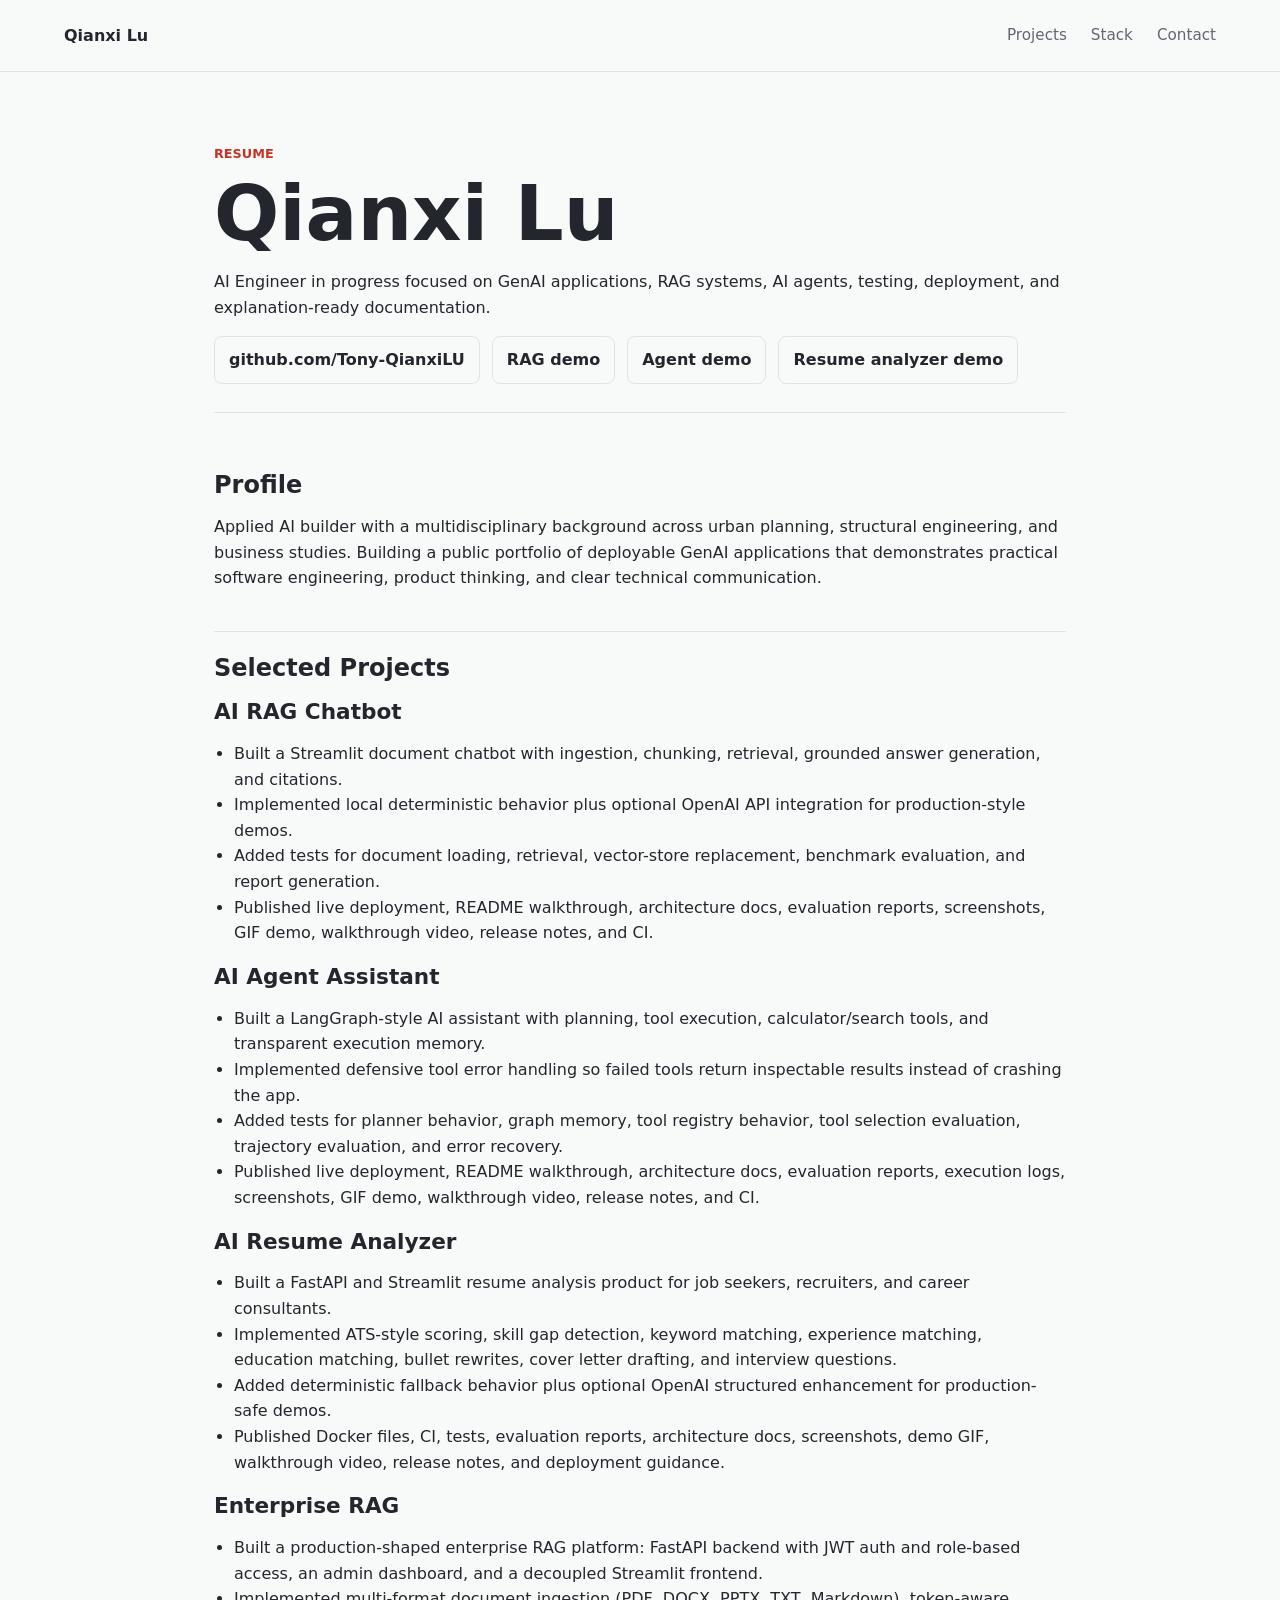
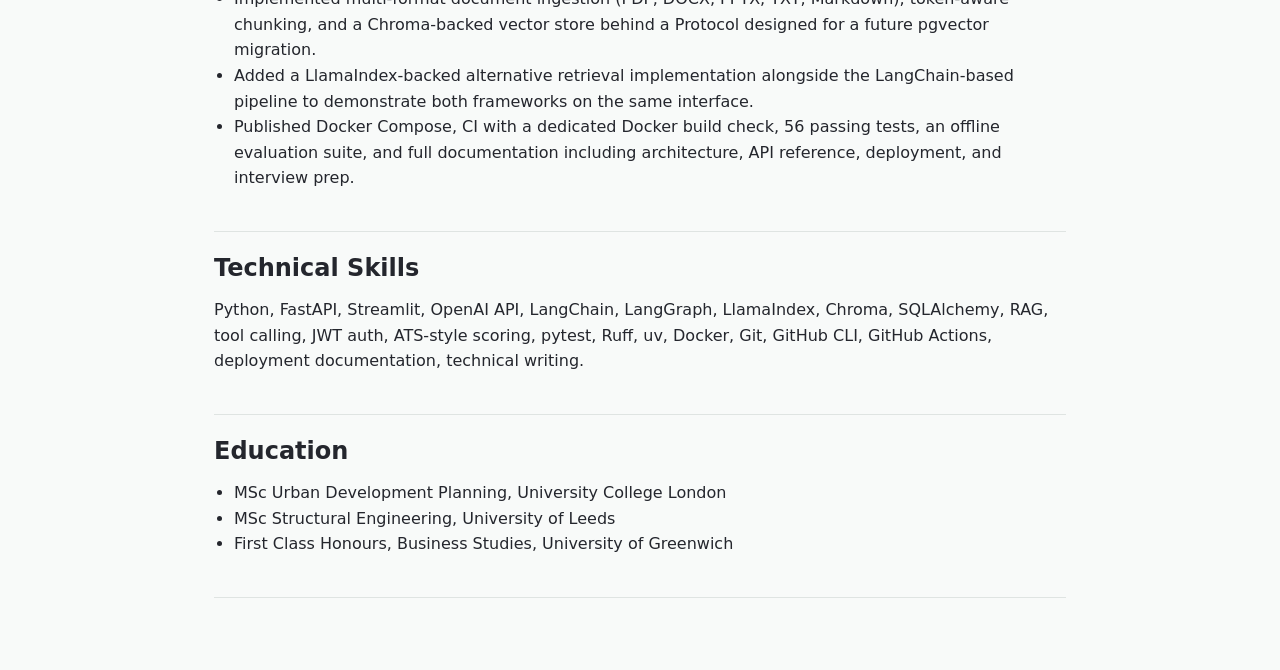
<file: resume.html>
<!doctype html>
<html lang="en">
  <head>
    <meta charset="utf-8">
    <meta name="viewport" content="width=device-width, initial-scale=1">
    <meta name="description" content="Qianxi Lu AI engineering resume.">
    <title>Qianxi Lu | Resume</title>
    <link rel="stylesheet" href="styles.css">
  </head>
  <body>
    <header class="site-header">
      <a class="brand" href="index.html">Qianxi Lu</a>
      <nav class="site-nav" aria-label="Resume navigation">
        <a href="index.html#projects">Projects</a>
        <a href="index.html#stack">Stack</a>
        <a href="index.html#contact">Contact</a>
      </nav>
    </header>

    <main class="resume-page">
      <section class="resume-header">
        <p class="eyebrow">Resume</p>
        <h1>Qianxi Lu</h1>
        <p>AI Engineer in progress focused on GenAI applications, RAG systems, AI agents, testing, deployment, and explanation-ready documentation.</p>
        <div class="link-row">
          <a href="https://github.com/Tony-QianxiLU" target="_blank" rel="noreferrer">github.com/Tony-QianxiLU</a>
          <a href="https://ry84fwqnk4abfhufqkhrmz.streamlit.app/" target="_blank" rel="noreferrer">RAG demo</a>
          <a href="https://tony-qianxilu-ai-agent-assistant.streamlit.app/" target="_blank" rel="noreferrer">Agent demo</a>
          <a href="https://tony-qianxilu-resume-analyzer.streamlit.app/" target="_blank" rel="noreferrer">Resume analyzer demo</a>
        </div>
      </section>

      <section class="resume-block">
        <h2>Profile</h2>
        <p>
          Applied AI builder with a multidisciplinary background across urban planning, structural engineering, and business studies. Building a public portfolio of deployable GenAI applications that demonstrates practical software engineering, product thinking, and clear technical communication.
        </p>
      </section>

      <section class="resume-block">
        <h2>Selected Projects</h2>
        <h3>AI RAG Chatbot</h3>
        <ul>
          <li>Built a Streamlit document chatbot with ingestion, chunking, retrieval, grounded answer generation, and citations.</li>
          <li>Implemented local deterministic behavior plus optional OpenAI API integration for production-style demos.</li>
          <li>Added tests for document loading, retrieval, vector-store replacement, benchmark evaluation, and report generation.</li>
          <li>Published live deployment, README walkthrough, architecture docs, evaluation reports, screenshots, GIF demo, walkthrough video, release notes, and CI.</li>
        </ul>

        <h3>AI Agent Assistant</h3>
        <ul>
          <li>Built a LangGraph-style AI assistant with planning, tool execution, calculator/search tools, and transparent execution memory.</li>
          <li>Implemented defensive tool error handling so failed tools return inspectable results instead of crashing the app.</li>
          <li>Added tests for planner behavior, graph memory, tool registry behavior, tool selection evaluation, trajectory evaluation, and error recovery.</li>
          <li>Published live deployment, README walkthrough, architecture docs, evaluation reports, execution logs, screenshots, GIF demo, walkthrough video, release notes, and CI.</li>
        </ul>

        <h3>AI Resume Analyzer</h3>
        <ul>
          <li>Built a FastAPI and Streamlit resume analysis product for job seekers, recruiters, and career consultants.</li>
          <li>Implemented ATS-style scoring, skill gap detection, keyword matching, experience matching, education matching, bullet rewrites, cover letter drafting, and interview questions.</li>
          <li>Added deterministic fallback behavior plus optional OpenAI structured enhancement for production-safe demos.</li>
          <li>Published Docker files, CI, tests, evaluation reports, architecture docs, screenshots, demo GIF, walkthrough video, release notes, and deployment guidance.</li>
        </ul>

        <h3>Enterprise RAG</h3>
        <ul>
          <li>Built a production-shaped enterprise RAG platform: FastAPI backend with JWT auth and role-based access, an admin dashboard, and a decoupled Streamlit frontend.</li>
          <li>Implemented multi-format document ingestion (PDF, DOCX, PPTX, TXT, Markdown), token-aware chunking, and a Chroma-backed vector store behind a Protocol designed for a future pgvector migration.</li>
          <li>Added a LlamaIndex-backed alternative retrieval implementation alongside the LangChain-based pipeline to demonstrate both frameworks on the same interface.</li>
          <li>Published Docker Compose, CI with a dedicated Docker build check, 56 passing tests, an offline evaluation suite, and full documentation including architecture, API reference, deployment, and interview prep.</li>
        </ul>
      </section>

      <section class="resume-block">
        <h2>Technical Skills</h2>
        <p>Python, FastAPI, Streamlit, OpenAI API, LangChain, LangGraph, LlamaIndex, Chroma, SQLAlchemy, RAG, tool calling, JWT auth, ATS-style scoring, pytest, Ruff, uv, Docker, Git, GitHub CLI, GitHub Actions, deployment documentation, technical writing.</p>
      </section>

      <section class="resume-block">
        <h2>Education</h2>
        <ul>
          <li>MSc Urban Development Planning, University College London</li>
          <li>MSc Structural Engineering, University of Leeds</li>
          <li>First Class Honours, Business Studies, University of Greenwich</li>
        </ul>
      </section>
    </main>
  </body>
</html>
</file>
<file: styles.css>
:root {
  --bg: #f8faf9;
  --surface: #ffffff;
  --ink: #24262d;
  --muted: #616773;
  --line: #dfe4e2;
  --accent: #e84d3d;
  --accent-strong: #c83225;
  --green: #2f7d59;
  --blue: #445fd2;
  --yellow: #f1b93b;
  --shadow: 0 16px 40px rgba(36, 38, 45, 0.08);
  font-family: Inter, ui-sans-serif, system-ui, -apple-system, BlinkMacSystemFont, "Segoe UI", sans-serif;
}

* {
  box-sizing: border-box;
}

html {
  scroll-behavior: smooth;
}

body {
  margin: 0;
  background: var(--bg);
  color: var(--ink);
  line-height: 1.6;
}

a {
  color: inherit;
}

img {
  display: block;
  max-width: 100%;
}

.site-header {
  align-items: center;
  background: rgba(248, 250, 249, 0.94);
  border-bottom: 1px solid var(--line);
  display: flex;
  justify-content: space-between;
  min-height: 72px;
  padding: 0 5vw;
  position: sticky;
  top: 0;
  z-index: 10;
}

.brand {
  font-weight: 800;
  text-decoration: none;
}

.site-nav {
  display: flex;
  gap: 24px;
  font-size: 0.95rem;
}

.site-nav a {
  color: var(--muted);
  text-decoration: none;
}

.site-nav a:hover {
  color: var(--ink);
}

main {
  overflow: hidden;
}

.intro-section {
  align-items: center;
  display: grid;
  gap: 48px;
  grid-template-columns: minmax(0, 1.6fr) minmax(280px, 0.8fr);
  min-height: calc(88vh - 72px);
  padding: 6vh 5vw;
}

.intro-copy {
  max-width: 920px;
}

.eyebrow {
  color: var(--accent-strong);
  font-size: 0.8rem;
  font-weight: 800;
  margin: 0 0 12px;
  text-transform: uppercase;
}

h1,
h2,
h3,
p {
  letter-spacing: 0;
}

h1 {
  font-size: clamp(2.45rem, 5.8vw, 4.8rem);
  line-height: 1;
  margin: 0;
  max-width: 860px;
}

h2 {
  font-size: clamp(2rem, 4vw, 3.8rem);
  line-height: 1.05;
  margin: 0;
}

h3 {
  font-size: 1.35rem;
  line-height: 1.2;
  margin: 0;
}

.intro-text {
  color: var(--muted);
  font-size: clamp(1.05rem, 2vw, 1.35rem);
  max-width: 720px;
}

.action-row,
.link-row {
  align-items: center;
  display: flex;
  flex-wrap: wrap;
  gap: 12px;
}

.button,
.link-row a {
  align-items: center;
  border: 1px solid var(--line);
  border-radius: 8px;
  display: inline-flex;
  font-weight: 700;
  gap: 8px;
  min-height: 44px;
  padding: 10px 14px;
  text-decoration: none;
}

.button svg,
.link-row svg {
  height: 18px;
  width: 18px;
}

.button.primary {
  background: var(--accent);
  border-color: var(--accent);
  color: #ffffff;
}

.button:hover,
.link-row a:hover {
  border-color: var(--ink);
}

.proof-panel {
  background: var(--surface);
  border: 1px solid var(--line);
  border-radius: 8px;
  box-shadow: var(--shadow);
  display: grid;
  gap: 20px;
  padding: 24px;
}

.proof-panel div {
  border-left: 4px solid var(--accent);
  padding-left: 16px;
}

.metric {
  display: block;
  font-size: 2.2rem;
  font-weight: 900;
  line-height: 1;
}

.label {
  color: var(--muted);
  display: block;
  margin-top: 6px;
}

.section {
  padding: 88px 5vw;
}

#projects {
  padding-top: 48px;
}

.section-heading {
  margin-bottom: 32px;
  max-width: 860px;
}

.project-grid {
  display: grid;
  gap: 24px;
  grid-template-columns: repeat(auto-fit, minmax(320px, 1fr));
}

.project-card,
.evidence-grid article {
  background: var(--surface);
  border: 1px solid var(--line);
  border-radius: 8px;
  overflow: hidden;
}

.project-card {
  box-shadow: var(--shadow);
}

.project-card img {
  aspect-ratio: 16 / 9;
  border-bottom: 1px solid var(--line);
  object-fit: cover;
  width: 100%;
}

.project-body {
  padding: 24px;
}

.project-title-row {
  align-items: center;
  display: flex;
  gap: 16px;
  justify-content: space-between;
}

.status {
  background: rgba(47, 125, 89, 0.12);
  border: 1px solid rgba(47, 125, 89, 0.28);
  border-radius: 999px;
  color: var(--green);
  font-size: 0.8rem;
  font-weight: 800;
  padding: 4px 10px;
}

.project-body p,
.split-section p,
.resume-content p,
.contact-section p {
  color: var(--muted);
}

.tag-list {
  display: flex;
  flex-wrap: wrap;
  gap: 8px;
  list-style: none;
  margin: 18px 0;
  padding: 0;
}

.tag-list li,
.stack-grid span {
  background: #eef2f0;
  border: 1px solid var(--line);
  border-radius: 8px;
  color: #343941;
  font-size: 0.9rem;
  font-weight: 700;
  padding: 8px 10px;
}

.split-section {
  align-items: start;
  display: grid;
  gap: 48px;
  grid-template-columns: minmax(0, 0.9fr) minmax(0, 1.1fr);
}

.stack-grid {
  display: grid;
  gap: 10px;
  grid-template-columns: repeat(2, minmax(0, 1fr));
}

.evidence-grid {
  display: grid;
  gap: 16px;
  grid-template-columns: repeat(4, minmax(0, 1fr));
}

.evidence-grid article {
  padding: 22px;
}

.evidence-grid article:nth-child(1) {
  border-top: 4px solid var(--accent);
}

.evidence-grid article:nth-child(2) {
  border-top: 4px solid var(--blue);
}

.evidence-grid article:nth-child(3) {
  border-top: 4px solid var(--green);
}

.evidence-grid article:nth-child(4) {
  border-top: 4px solid var(--yellow);
}

.resume-section {
  align-items: start;
  display: grid;
  gap: 48px;
  grid-template-columns: minmax(0, 0.8fr) minmax(0, 1.2fr);
}

.resume-content ul,
.resume-block ul {
  padding-left: 20px;
}

.contact-section {
  background: var(--ink);
  color: #ffffff;
}

.contact-section .eyebrow {
  color: #ffb3aa;
}

.contact-section p {
  color: #d8dde2;
  max-width: 760px;
}

.contact-section .button {
  border-color: rgba(255, 255, 255, 0.32);
  color: #ffffff;
}

.site-footer {
  align-items: center;
  border-top: 1px solid var(--line);
  color: var(--muted);
  display: flex;
  justify-content: space-between;
  min-height: 72px;
  padding: 0 5vw;
}

.resume-page {
  margin: 0 auto;
  max-width: 980px;
  padding: 72px 5vw;
}

.resume-header {
  border-bottom: 1px solid var(--line);
  margin-bottom: 36px;
  padding-bottom: 28px;
}

.resume-header h1 {
  font-size: clamp(2.4rem, 6vw, 4.8rem);
}

.resume-block {
  border-bottom: 1px solid var(--line);
  padding: 24px 0;
}

.resume-block h2 {
  font-size: 1.5rem;
  margin-bottom: 12px;
}

.resume-block h3 {
  margin-top: 18px;
}

@media (max-width: 900px) {
  .site-header {
    align-items: flex-start;
    flex-direction: column;
    gap: 12px;
    padding-bottom: 16px;
    padding-top: 16px;
  }

  .site-nav {
    gap: 14px;
    overflow-x: auto;
    width: 100%;
  }

  .intro-section,
  .project-grid,
  .split-section,
  .evidence-grid,
  .resume-section {
    grid-template-columns: 1fr;
  }

  .intro-section {
    min-height: auto;
    padding-top: 56px;
  }
}

@media (max-width: 560px) {
  h1 {
    font-size: 2.15rem;
  }

  h2 {
    font-size: 2rem;
  }

  .intro-section {
    gap: 26px;
    padding-bottom: 34px;
    padding-top: 34px;
  }

  .intro-text {
    font-size: 1rem;
  }

  .proof-panel {
    box-shadow: none;
    gap: 10px;
    grid-template-columns: repeat(3, minmax(0, 1fr));
    padding: 14px;
  }

  .proof-panel div {
    border-left: 0;
    border-top: 3px solid var(--accent);
    padding-left: 0;
    padding-top: 8px;
  }

  .metric {
    font-size: 1.55rem;
  }

  .label {
    font-size: 0.74rem;
    line-height: 1.25;
  }

  .section {
    padding: 64px 5vw;
  }

  .stack-grid {
    grid-template-columns: 1fr;
  }
}
</file>
